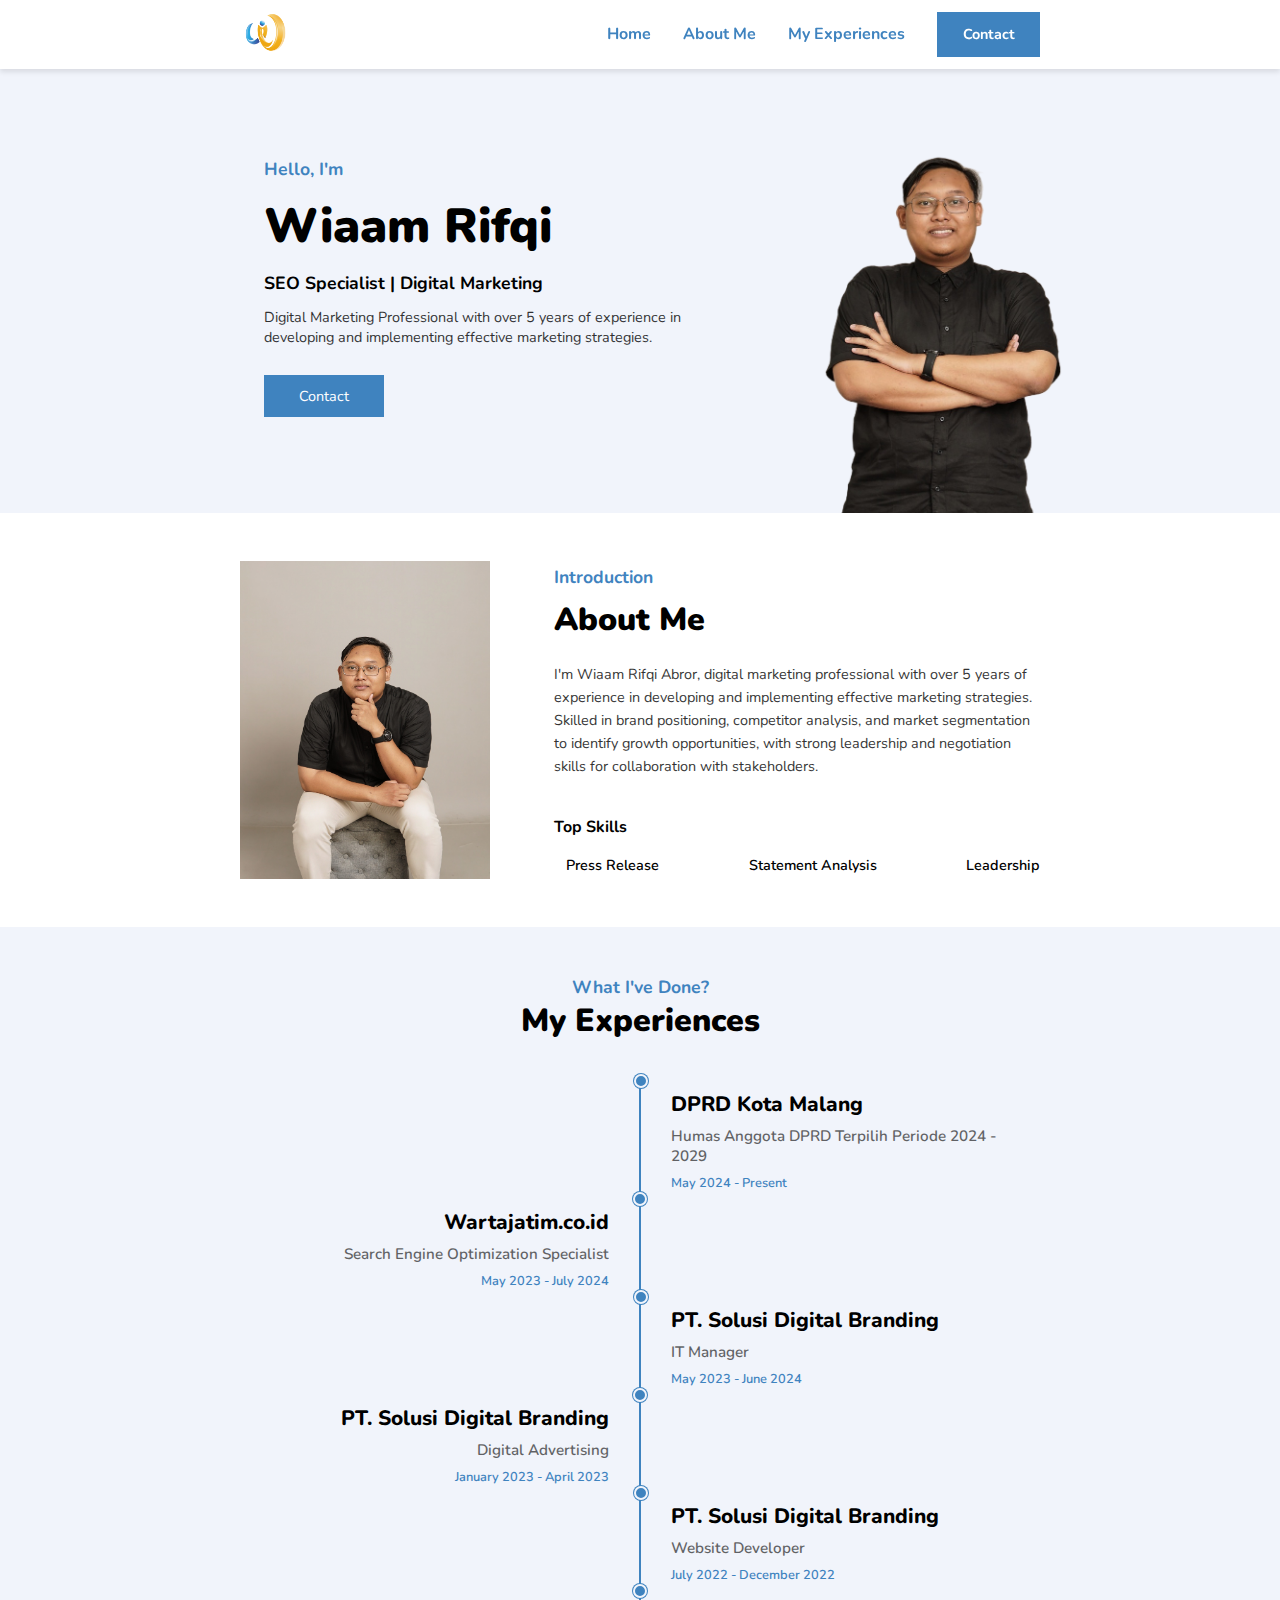
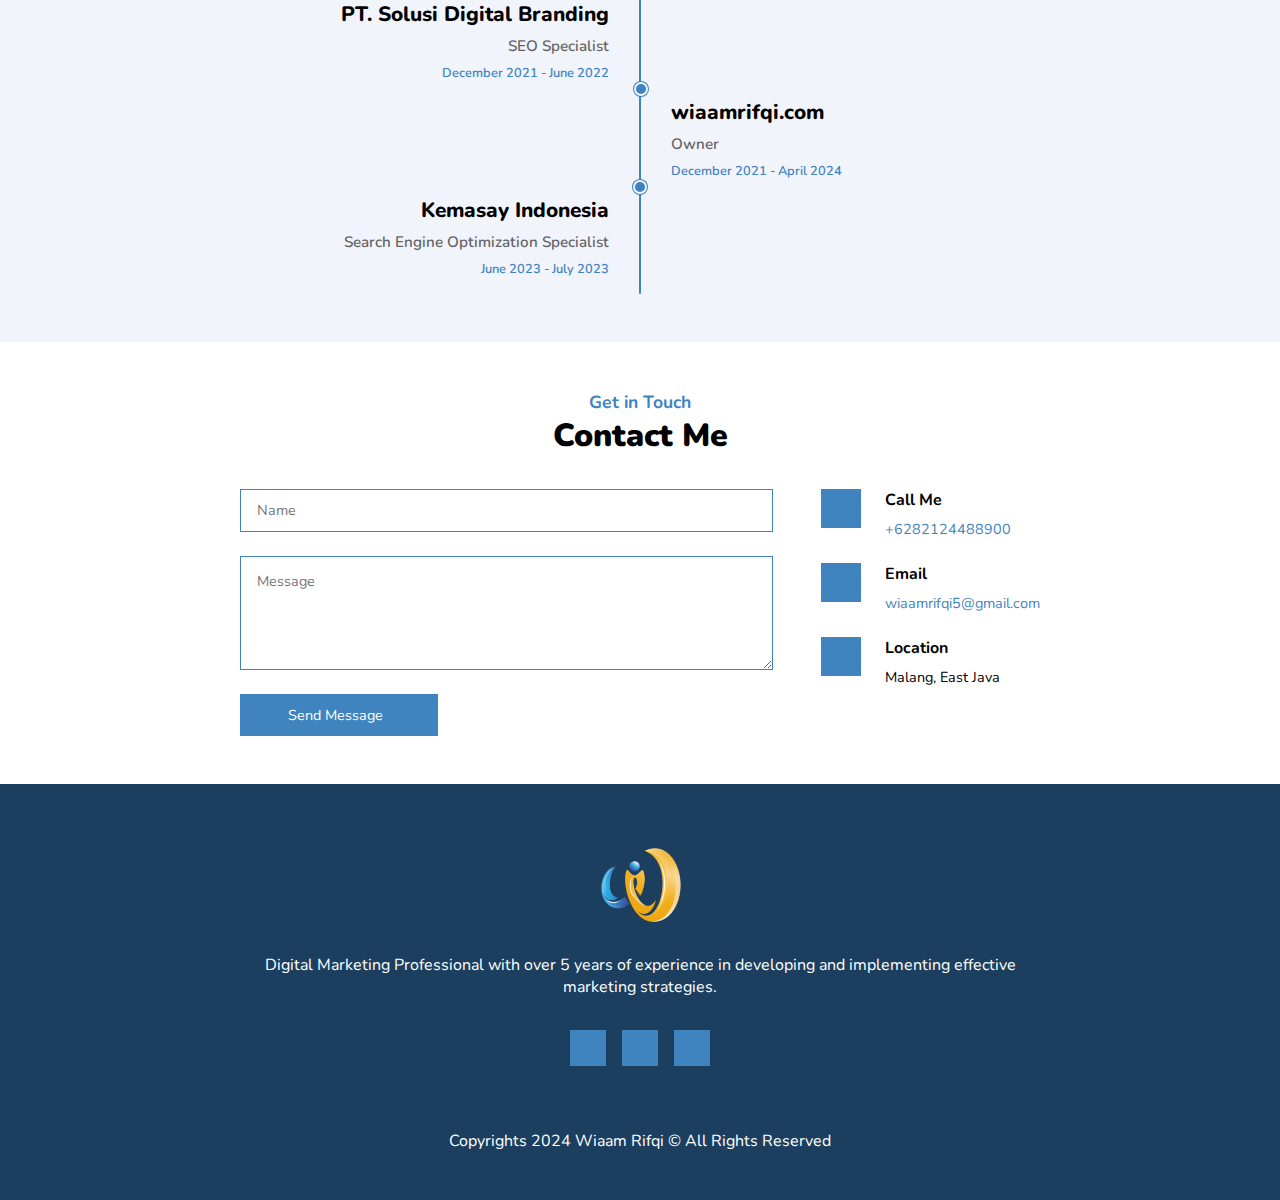
<file: Wiaam/index.html>
<!DOCTYPE html>
<html lang="en">

<head>
	<meta charset="UTF-8">
	<meta name="viewport" content="width=device-width, initial-scale=1.0">
	<title>Curriculum Vitae</title>
	<link rel="stylesheet" href="style.css">
	<link rel="stylesheet" href="https://cdnjs.cloudflare.com/ajax/libs/font-awesome/6.7.0/css/all.min.css" integrity="sha512-9xKTRVabjVeZmc+GUW8GgSmcREDunMM+Dt/GrzchfN8tkwHizc5RP4Ok/MXFFy5rIjJjzhndFScTceq5e6GvVQ==" crossorigin="anonymous" referrerpolicy="no-referrer" />

	<link rel="preconnect" href="https://fonts.googleapis.com"/>
	<link rel="preconnect" href="https://fonts.gstatic.com" crossorigin=""/>
	<link href="https://fonts.googleapis.com/css2?family=Nunito:ital,wght@0,200..1000;1,200..1000&display=swap" rel="stylesheet"/>
</head>

<body>

	<header>
		<div class="wrap">
			<div class="logo">
				<img src="images/Logo Wiaam Rifqi.png" alt="Wiaam Rifqi"/>
			</div>
			<nav>
				<a href="/">Home</a>
				<a href="#about">About Me</a>
				<a href="#experience">My Experiences</a>
				<a href="#contact" class="btn">Contact</a>
			</nav>
			<div class="mobile-title">
				<p class="title">Wiaam Rifqi</p>
				<span class="desc">Curriculum Vitae</span>
			</div>
			<div class="mobile-nav"><i class="fa-solid fa-bars"></i></div>
			<div class="mobile-overlay"></div>
		</div>
	</header>

	<div class="header-height"></div>

	<section id="hero">
		<div class="social">
			<a href="https://web.facebook.com/wiaam.rifqi"><i class="fa-brands fa-facebook-f"></i></a>
			<!-- <a href="#"><i class="fa-brands fa-x-twitter"></i></a> -->
			<a href="https://www.instagram.com/wiaam_ra/"><i class="fa-brands fa-instagram"></i></a>
			<a href="https://id.linkedin.com/in/wiaam-rifqi-abror"><i class="fa-brands fa-linkedin-in"></i></a>
		</div>
		<div class="wrap">
			<div class="text">
				<p class="hello t-first">Hello, I'm</p>
				<h1 class="name">Wiaam Rifqi</h1>
				<p class="role t-second">SEO Specialist | Digital Marketing</p>
				<p class="desc t-third">Digital Marketing Professional with over 5 years of experience in developing and implementing effective marketing strategies.</p>
				<div class="actions">
					<a href="#contact" class="btn">Contact</a>
				</div>
			</div>
			<div class="person">
				<img src="images/Wiaam Rifqi.png" alt="Wiaam Rifqi">
			</div>
		</div>
	</section>

	<section id="about">
		<div class="wrap">
			<div class="image">
				<img src="images/ADENISA CL6.jpg" alt="Wiaam Rifqi">
			</div>
			<div class="text">
				<p class="sec-sub t-first">Introduction</p>
				<h2 class="sec-title">About Me</h2>
				<p class="desc t-third">I'm Wiaam Rifqi Abror, digital marketing professional with over 5 years of experience in developing and implementing effective marketing strategies. Skilled in brand positioning, competitor analysis, and market segmentation to identify growth opportunities, with strong leadership and negotiation skills for collaboration with stakeholders.</p>
				<div class="skills">
					<p>Top Skills</p>
					<div class="item-wrap">
						<div class="item">
							<i class="fa-solid fa-newspaper"></i>
							<span>Press Release</span>
						</div>
						<div class="item">
							<i class="fa-solid fa-microphone"></i>
							<span>Statement Analysis</span>
						</div>
						<div class="item">
							<i class="fa-solid fa-users-gear"></i>
							<span>Leadership</span>
						</div>
					</div>
				</div>
			</div>
		</div>
	</section>

	<section id="experience">
		<div class="wrap">
			<div class="t-first">What I've Done?</div>
			<h2 class="sec-title">My Experiences</h2>
			<div class="item-wrap">
				<div class="item">
					<h3 class="title">DPRD Kota Malang</h3>
					<div class="role">Humas Anggota DPRD Terpilih Periode 2024 - 2029 </div>
					<div class="date">May 2024 - Present</div>
					<div class="desc">
						<p class="title">Achievement:</p>
						<p>
							<ul>
								<li>Crafted narratives aimed at boosting the electability of a Malang City DPRD member</li>
								<li>Formulated statements addressing relevant community issues</li>
								<li>Composed press releases for media dissemination</li>
								<li>Authored articles for the official website of a Malang City DPRD member</li>
							</ul>
						</p>
						<p class="title">Results:</p>
						<p>
							<ul>
								<li>Achieved a monthly increase of 1,000 followers on both TikTok and Instagram</li>
								<li>Increased website traffic from 0 to 200 visits per month</li>
							</ul>
						</p>
					</div>
				</div>
				<div class="item">
					<h3 class="title">Wartajatim.co.id</h3>
					<div class="role">Search Engine Optimization Specialist</div>
					<div class="date">May 2023 - July 2024</div>
					<div class="desc">
						<p class="title">Achievement:</p>
						<p>
							<ul>
								<li>Developed a program to release student needs and successfully acquired over 100 clients</li>
								<li>Successfully executed a media coverage collaboration with 30 hotels in Malang City during the Ramadan season</li>
							</ul>
						</p>
						<p class="title">Results:</p>
						<p>
							<ul>
								<li>Creating a premium-themed website in accordance with SEO guidelines</li>
								<li>Conducting keyword research and planning articles for publication</li>
								<li>Generating 60+ SEO content for business and startup categories</li>
								<li>Analyzing and reviewing published articles</li>
								<li>Analyzing traffic growth using Google Analytics and Google Search Console (GSC)</li>
							</ul>
						</p>
					</div>
				</div>
				<div class="item">
					<h3 class="title">PT. Solusi Digital Branding</h3>
					<div class="role">IT Manager</div>
					<div class="date">May 2023 - June 2024</div>
					<div class="desc">
						<p class="title">Achievement:</p>
						<p>
							<ul>
								<li>Managing the maintenance of websites under PT Solusi Digital Branding</li>
								<li>Pitching clients for digital marketing product-related engagements</li>
								<li>Conducting competitor research and formulating head-to-head strategies</li>
								<li>Conducting keyword research for website growth</li>
								<li>Monitoring organic and paid traffic</li>
								<li>Analyzing website traffic data using Google Analytics and Google Search Console (GSC)</li>
							</ul>
						</p>
					</div>
				</div>
				<div class="item">
					<h3 class="title">PT. Solusi Digital Branding</h3>
					<div class="role">Digital Advertising</div>
					<div class="date">January 2023 - April 2023</div>
					<div class="desc">
						<p class="title">Achievement:</p>
						<p>
							<ul>
								<li>Developing an efficient advertising strategy</li>
								<li>Executing advertisements for products with the goal of raising awareness</li>
								<li>Reporting and evaluating the results of the implemented advertising</li>
							</ul>
						</p>
					</div>
				</div>
				<div class="item">
					<h3 class="title">PT. Solusi Digital Branding</h3>
					<div class="role">Website Developer</div>
					<div class="date">July 2022 - December 2022 </div>
					<div class="desc">
						<p class="title">Achievement:</p>
						<p>
							<ul>
								<li>Managing the maintenance of websites under PT Solusi Digital Branding</li>
								<li>Creating copywriting for internal and external websites of PT Solusi Digital Branding</li>
								<li>Installing effective and efficient plugins for website speed</li>
								<li>Developing 5+ websites for clients of PT Solusi Digital Branding</li>
							</ul>
						</p>
					</div>
				</div>
				<div class="item">
					<h3 class="title">PT. Solusi Digital Branding</h3>
					<div class="role">SEO Specialist</div>
					<div class="date">December 2021 - June 2022</div>
					<div class="desc">
						<p class="title">Achievement:</p>
						<p>
							<ul>
								<li>Reducing bounce rate from 80% to 70%</li>
								<li>Conducting competitor research on Google search engine</li>
								<li>Conducting research on relevant keywords for website growth</li>
								<li>Creating a taxonomy for planning SEO content</li>
								<li>Generating content to increase website traffic</li>
								<li>On-page SEO optimization</li>
								<li>Off-page SEO optimization</li>
								<li>Assisting with optimization to reach page 1 for keywords related to Wikipedia visibility</li>
								<li>Analyzing website traffic data using Google Analytics and Google Search Console (GSC)</li>
							</ul>
						</p>
					</div>
				</div>
				<div class="item">
					<h3 class="title">wiaamrifqi.com</h3>
					<div class="role">Owner</div>
					<div class="date">December 2021 - April 2024 </div>
					<div class="desc">
						<p class="title">Achievement:</p>
						<p>
							<ul>
								<li>Creating a premium-themed website following SEO guidelines</li>
								<li>Conducting competitor research in the herbal keyword competition</li>
								<li>Conducting keyword research for website traffic growth</li>
								<li>Generating 180+ SEO content for the website</li>
								<li>Optimizing keyword rankings from page 5 to page 1 for herbal-related keywords</li>
								<li>Performing on-page SEO optimization</li>
								<li>Performing off-page SEO optimization</li>
								<li>Analyzing website traffic data using Google Analytics and Google Search Console (GSC)</li>
							</ul>
						</p>
					</div>
				</div>
				<div class="item">
					<h3 class="title">Kemasay Indonesia</h3>
					<div class="role">Search Engine Optimization Specialist</div>
					<div class="date">June 2023 - July 2023</div>
					<div class="desc">
						<p class="title">Achievement:</p>
						<p>
							<ul>
								<li>Optimized SEO on the official website kemasay.com</li>
								<li>Created and publicized SEO content articles in English and Indonesian</li>
								<li>Researched keywords to optimize content</li>
							</ul>
						</p>
					</div>
				</div>
			</div>
		</div>
	</section>

	<section id="contact">
		<div class="wrap">
			<div class="t-first">Get in Touch</div>
			<h2 class="sec-title">Contact Me</h2>
			<div class="item-wrap">
				<div class="form">
					<input type="text" name="Name" id="contact-name" placeholder="Name"/>
					<textarea name="Message" id="contact-msg" placeholder="Message"></textarea>
					<div class="btn send-wa">
						<span>Send Message</span>
						<i class="fa-brands fa-whatsapp"></i>
					</div>
				</div>
				<div class="detail">
					<div class="item">
						<div class="icon"><i class="fa-solid fa-phone"></i></div>
						<div class="text">
							<div class="title">Call Me</div>
							<div class="content">
								<a href="tel:+6282124488900">+6282124488900</a>
							</div>
						</div>
					</div>
					<div class="item">
						<div class="icon"><i class="fa-solid fa-envelope"></i></div>
						<div class="text">
							<div class="title">Email</div>
							<div class="content">
								<a href="mailto:wiaamrifqi5@gmail.com">wiaamrifqi5@gmail.com</a>
							</div>
						</div>
					</div>
					<div class="item">
						<div class="icon"><i class="fa-solid fa-location-dot"></i></div>
						<div class="text">
							<div class="title">Location</div>
							<div class="content">Malang, East Java</div>
						</div>
					</div>
				</div>
			</div>
		</div>
	</section>

	<footer>
		<div class="wrap">
			<div class="logo">
				<img src="images/Logo Wiaam Rifqi.png" alt="Wiaam Rifqi">
			</div>
			<div class="text">Digital Marketing Professional with over 5 years of experience in developing and implementing effective marketing strategies.</div>
			<div class="social">
				<a href="https://web.facebook.com/wiaam.rifqi" class="btn"><i class="fa-brands fa-facebook-f"></i></a>
				<!-- <a href="#" class="btn"><i class="fa-brands fa-x-twitter"></i></a> -->
				<a href="https://www.instagram.com/wiaam_ra/" class="btn"><i class="fa-brands fa-instagram"></i></a>
				<a href="https://id.linkedin.com/in/wiaam-rifqi-abror" class="btn"><i class="fa-brands fa-linkedin-in"></i></a>
			</div>
			<div class="attribution">Copyrights 2024 Wiaam Rifqi © All Rights Reserved</div>
		</div>
	</footer>

	<script src="script.js"></script>

</body>

</html>
</file>
<file: Wiaam/style.css>
/*! normalize.css v8.0.1 and custom by Ozik Jarwo (kodejarwo.com) */

:root {
	--primary: #3f83bf;
	--primary-hover: #1c3f5f;
	--secondary: #fff;
	--tertiary: #111;
	--quarternary: #f1f4fb;
}

html {
	font-family: Nunito;
	font-size: 16px;
}

body {
	margin: 0
}

a {
	color: var(--primary);
	background-color: transparent;
	transition: .2s color;
}

a:hover {
	color: var(--primary-hover)
}

main {
	display: block
}

h1 {
	font-size: 2em;
	margin: .67em 0
}

b,
strong {
	font-weight: bolder
}

sub,
sup {
	font-size: 75%;
	line-height: 0;
	position: relative;
	vertical-align: baseline
}

sub {
	bottom: -.25em;
}

sup {
	top: -.5em
}

img {
	border-style: none;
	height: auto;
	max-width: 100%;
}

button,
input,
optgroup,
select,
textarea {
	max-width: 100%;
	font-family: inherit;
	font-size: 100%;
	line-height: 1.15;
	margin: 0
}

button,
input {
	overflow: visible;
}

button,
select {
	text-transform: none
}

[type=button],
[type=reset],
[type=submit],
button {
	-webkit-appearance: button;
	appearance: button
}

[type=button]::-moz-focus-inner,
[type=reset]::-moz-focus-inner,
[type=submit]::-moz-focus-inner,
button::-moz-focus-inner {
	border-style: none;
	padding: 0
}

[type=button]:-moz-focusring,
[type=reset]:-moz-focusring,
[type=submit]:-moz-focusring,
button:-moz-focusring {
	outline: 1px dotted ButtonText
}

textarea {
	overflow: auto
}

[type=checkbox],
[type=radio] {
	box-sizing: border-box;
	padding: 0
}

[type=number]::-webkit-inner-spin-button,
[type=number]::-webkit-outer-spin-button {
	height: auto
}

[type=search] {
	-webkit-appearance: textfield;
	appearance: textfield;
	outline-offset: -2px
}

[type=search]::-webkit-search-decoration {
	-webkit-appearance: none
}

[hidden],
.hide {
	display: none !important;
}

a {
	text-decoration: none
}

h1,
h2,
h3,
h4,
h5,
h6,
p {
	margin: 0;
	padding: 0
}

/* ----- Main ----- */

.wrap {
	max-width: 800px;
	margin: auto;
}

.btn {
	background-color: var(--primary);
	color: var(--secondary);
	transition: .2s all;
	font-size: .9rem;
	border: .2rem solid var(--primary)
}

.btn:hover {
	background-color: transparent;
	color: var(--primary)
}

.t-first {
	color: var(--primary);
	font-weight: 700;
	font-size: 1.1rem;
}

.t-second {
	font-size: 1.1rem;
	font-weight: 700;
}

.t-third {
	font-size: .9rem;
	opacity: .8;
}

.sec-title {
	font-weight: 900;
	font-size: 2rem;
}

/* ----- Header ----- */

header {
	background-color: var(--secondary);
	padding: .4rem 1rem;
	position: fixed;
	top: 0;
	left: 0;
	width: 100%;
	z-index: 100;
	box-shadow: rgba(0, 0, 0, 0.1) 0px 3px 5px;
	box-sizing: border-box;
}

header .wrap {
	display: flex;
}

header .logo {
	width: 50px
}

header nav {
	margin-left: auto;
	display: flex;
	align-items: center;
	gap: 2rem;
}

header nav a {
	color: var(--primary);
	cursor: pointer;
	transition: .2s all;
	font-weight: 700;
}

header nav a:hover {
	color: var(--tertiary)
}

header nav .btn {
	padding: .6rem 1.4rem;
}

header .mobile-nav {
	display: none;
	align-items: center;
	justify-content: center;
	width: 55px;
	font-size: 1.3rem;
	cursor: pointer;
	transition: .2s all;
}

header .mobile-nav:hover {
	color: var(--primary);
}

header .mobile-overlay {
	display: none;
}

header .mobile-title {
	display: none;
}

.header-height {
	height: 61px;
}

/* ----- HERO ----- */

#hero {
	background-color: var(--quarternary);
	position: relative;
}

#hero .wrap {
	display: grid;
	grid-template-columns: 1fr 300px;
	gap: 4rem;
	padding: 0 2rem 0 5rem;
	align-items: end;
}

#hero .text {
	display: flex;
	flex-direction: column;
	justify-content: center;
	gap: .75rem;
	padding: 6rem 0;
}

#hero .text .name {
	font-weight: 900;
	font-size: 3rem;
}

#hero .text .btn {
	padding: .5rem 2rem;
	display: inline-block;
	margin-top: 1rem;
}

#hero .person {
	max-height: 400px;
	display: flex;
	justify-content: end;
	align-items: end;
	height: 100%;
}

#hero .person img {
	height: 90%;
	float: right;
}

#hero .social {
	position: absolute;
	display: flex;
	flex-direction: column;
	justify-content: center;
	height: 100%;
	padding: 1rem;
	gap: 1.5rem;
	left: .5rem;
	text-align: center;
}

#hero .social a {
	color: var(--tertiary);
}

#hero .social a:hover {
	color: var(--primary);
}

/* ----- ABOUT ----- */

#about {
	padding: 3rem
}

#about .wrap {
	display: grid;
	grid-template-columns: 250px 1fr;
	gap: 4rem;
}

#about .image img {
	height: 100%;
	object-fit: cover;
}

#about .text {
	display: flex;
	flex-direction: column;
	gap: .6rem;
	justify-content: center;
}

#about .text .desc {
	margin: .75rem 0;
	line-height: 1.6;
}

#about .skills p {
	font-weight: 700;
	margin: 1rem 0 1rem;
}

#about .skills .item-wrap {
	display: flex;
	flex-wrap: wrap;
	gap: 1rem;
	justify-content: space-between;
}

#about .skills .item {
	display: flex;
	gap: .75rem;
	justify-content: center;
}

#about .skills .item i {
	font-size: 1.6rem;
	color: var(--primary)
}

#about .skills .item span {
	font-weight: 600;
	font-size: .9rem;
	display: contents;
}

/* ----- EXPERIENCE ----- */

#experience {
	background-color: var(--quarternary);
	padding: 3rem;
}

#experience .t-first,
#experience .sec-title {
	text-align: center;
}

#experience .sec-title {
	margin-bottom: 4rem;
}

#experience .item-wrap {
	display: flex;
	flex-direction: column;
	gap: 1rem;
}

#experience .item {
	width: calc(50% - 4rem + 1px);
	position: relative;
	transition: .2s all;
	padding: 1rem 2rem;
	cursor: pointer;
	margin-top: -2rem
}

#experience .item:hover, #experience .item.active {
	background-color: var(--secondary);
}

#experience .item:nth-child(odd) {
	margin-left: auto;
}

#experience .item:nth-child(even) {
	text-align: right;
}

#experience .item:before {
	content: '';
	position: absolute;
	width: 2px;
	height: 100%;
	background-color: var(--primary);
	border-radius: 10rem;
	left: 0;
	top: 0;
}

#experience .item:after {
	content: '';
	position: absolute;
	width: 10px;
	height: 10px;
	background-color: var(--primary);
	border-radius: 100%;
	left: -5.5px;
	top: 0;
	border: 2px solid var(--quarternary);
	box-shadow: 0 0 0 1px var(--primary);
}

#experience .item:nth-child(even):before {
	right: 0;
	left: unset;
}

#experience .item:nth-child(even):after {
	right: -5.5px;
	left: unset;
}

#experience .item *:not(.desc) {
	user-select: none;
}

#experience .item h3.title {
	font-weight: 800;
	font-size: 1.3rem;
}

#experience .item .role {
	margin: .5rem 0;
	font-weight: 600;
	opacity: .6;
	font-size: .95rem;
}

#experience .item .date {
	color: var(--primary);
	font-size: .8rem;
	font-weight: 600;
}

#experience .item .desc {
	transition: .5s all;
	max-height: 0;
	margin: 1rem -2rem -1rem;
	padding: 0 2rem;
	font-size: .9rem;
	background-color: var(--primary);
	color: white;
	overflow: hidden;
}

#experience .item .desc * {
	opacity: 0;
	transition: .4s all;
}

#experience .item.active .desc {
	padding: 1rem 2rem .5rem;
	max-height: 500px; 
}

#experience .item.active .desc * {
	opacity: 1;
}

#experience .item .desc .title {
	font-weight: 700;
	font-size: 1rem;
}

#experience .item .desc ul {
	padding: 0 1rem;
}

#experience .item .desc ul li {
	padding-bottom: .3rem;
}

#experience .item:nth-child(even) .desc li {
	direction: rtl;
}

/* ----- CONTACT ----- */

#contact {
	padding: 3rem;
}

#contact .t-first,
#contact .sec-title {
	text-align: center;
}

#contact .sec-title {
	margin-bottom: 2rem;
}

#contact .item-wrap {
	display: grid;
	grid-template-columns: 3fr 1fr;
	gap: 3rem
}

#contact .form {
	display: flex;
	flex-direction: column;
	gap: 1.5rem
}

#contact .form input,
#contact .form textarea {
	font-size: .9rem;
	border: 1px solid var(--primary);
}

#contact .form input {
	padding: .75rem 1rem;
}

#contact .form textarea {
	padding: 1rem;
	height: 5rem;
	resize: vertical;
}

#contact .form .send-wa {
	display: inline-flex;
	padding: .5rem 1rem;
	cursor: pointer;
	align-items: center;
	justify-content: center;
	gap: .5rem;
	width: 10rem;
}

#contact .detail {
	display: flex;
	flex-direction: column;
	gap: 1.5rem
}

#contact .detail .item {
	display: grid;
	grid-template-columns: 40px 1fr;
	gap: 1.5rem
}

#contact .detail .item .icon {
	background-color: var(--primary);
	height: 35px;
	display: flex;
	justify-content: center;
	align-items: center;
	font-size: .8rem;
	color: var(--secondary);
	transition: .2s all;
	border: 2px solid var(--primary)
}

#contact .detail .item:hover .icon {
	background-color: transparent;
	color: var(--primary)
}

#contact .detail .item .title {
	font-weight: 700;
	margin-bottom: .5rem;
}

#contact .detail .item .content {
	font-size: .9rem;
}

/* ----- FOOTER ----- */

footer {
	background-color: var(--primary-hover);
	color: var(--secondary);
	text-align: center;
}

footer .wrap {
	padding: 3rem;
	display: flex;
	flex-direction: column;
}

footer .logo {
	width: 100px;
	margin: auto;
}

footer .text {
	margin: 1rem 0 2rem
}

footer .social {
	display: flex;
	justify-content: center;
	gap: 1rem;
}

footer .social a {
	display: flex;
	width: 30px;
	height: 30px;
	justify-content: center;
	align-items: center;
	font-size: .9rem;
}

footer .social a:hover {
	color: var(--secondary)
}

footer .attribution {
	margin-top: 4rem
}

/* ----- RESPONSIVE ----- */

@media (max-width: 600px) {
	html {
		font-size: 15px;
	}
	header {
		padding: .4rem .4rem .4rem 1rem;
	}
	header .wrap {
		justify-content: space-between;
	}
	header .mobile-overlay {
		display: block;
		position: absolute;
		width: 100%;
		background-color: var(--secondary);
		height: 67px;
		top: 0;
	}
	header .logo {
		z-index: 1;
	}
	header nav {
		display: grid;
		position: absolute;
		background-color: var(--secondary);
		left: 0;
		width: 100%;
		gap: 0;
		transition: .2s all;
		box-shadow: rgba(0, 0, 0, 0.1) 0px 3px 5px;
		z-index: -1;
		margin-top: -100%;
		top: 67px
	}
	header.menu nav {
		margin-top: 0;
		padding-bottom: .5rem;
	}
	header nav a, header nav .btn {
		padding: 1rem 1.5rem;
		background-color: var(--secondary);
		border: none;
		color: var(--primary);
	}
	header nav a:hover, header nav .btn:hover {
		color: var(--tertiary);
	}
	header .mobile-nav {
		display: grid;
		z-index: 1;
	}
	header .mobile-title {
		display: flex;
		flex-direction: column;
		height: 100%;
		z-index: 1;
		margin: auto auto auto 1.2rem;
	}
	header .mobile-title .title {
		font-weight: 800;
		font-size: 1.2rem;
	}
	header .mobile-title .desc {
		font-size: .7rem;
		margin-left: .1rem;
	}
	#hero {
		display: grid;
	}
	#hero .social {
		order: 2;
		position: relative;
		flex-direction: row;
		justify-content: flex-start;
		padding: 0 3rem 3rem;
		margin-top: -.6rem;
		left: 0;
	}
	#hero .wrap {
		order: 1;
		grid-template-columns: 1fr;
		padding: 3rem;
	}
	#hero .text {
		padding: 0;
	}
	#hero .text .name {
		font-size: 2.5rem
	}
	#hero .person {
		display: none;
	}
	#about .wrap {
		grid-template-columns: 1fr;
		gap: 2rem
	}
	#about .image {
		max-height: 300px;
	}
	#about .image img {
		width: 100%;
	}
	#about .skills .item-wrap {
		display: grid;
		grid-template-columns: 1fr 1fr;
		text-align: left;
	}
	#about .skills .item {
		justify-content: left;
	}
	#experience .sec-title {
		margin-bottom: 2rem;
	}
	#experience .item {
		width: unset;
		margin: 0;
		text-align: left !important;
	}
	#experience .item:nth-child(even):before {
		right: unset;
		left: 0;
	}
	#experience .item:nth-child(even):after {
		left: -5.5px;
		right: unset;
	}
	#experience .item:nth-child(even) .desc li {
		direction: unset;
	}
	#contact .item-wrap {
		grid-template-columns: 1fr;
	}
}
</file>
